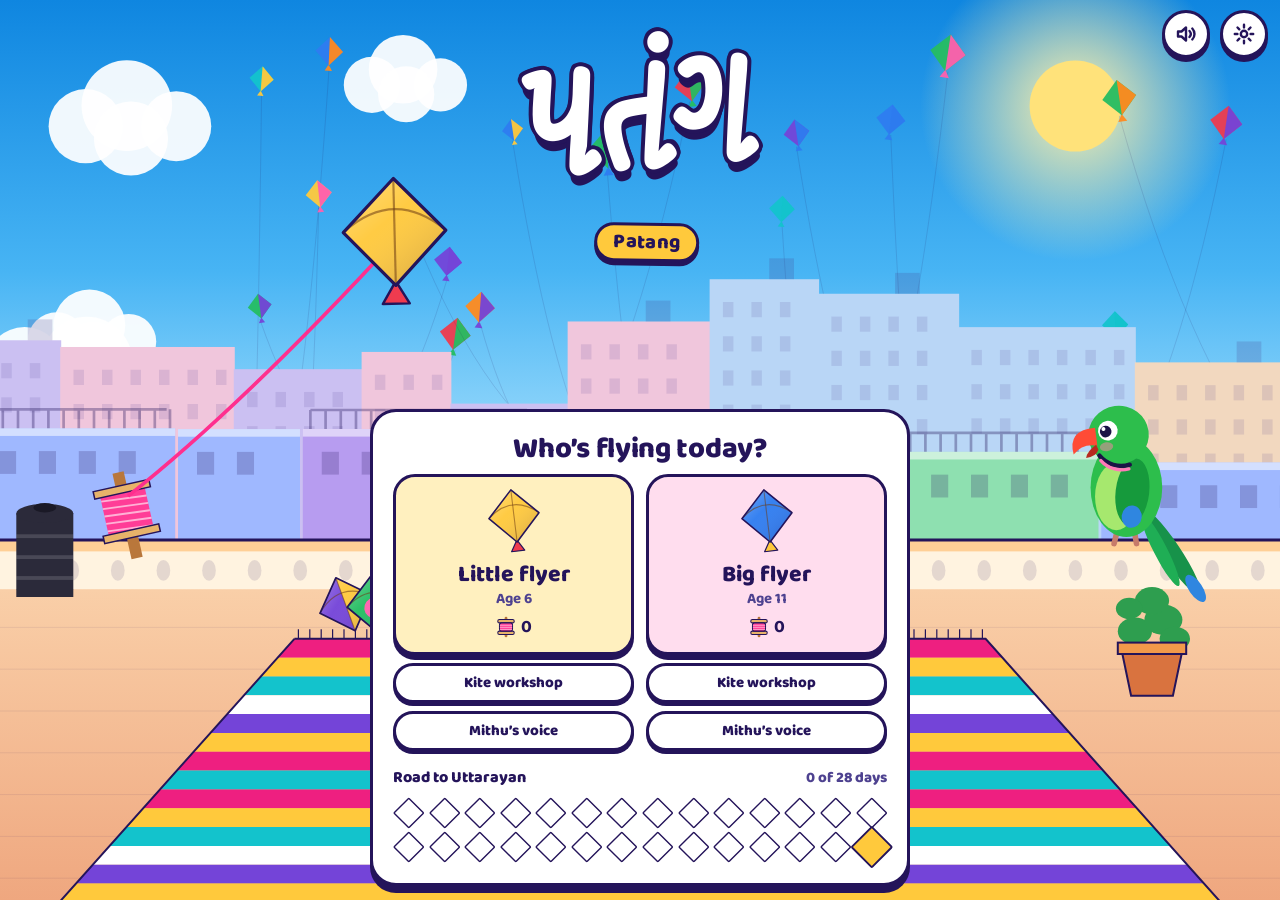
<file: v2/index.html>
<!doctype html>
<html lang="en">
<head>
<meta charset="utf-8">
<meta name="viewport" content="width=device-width, initial-scale=1, viewport-fit=cover">
<meta name="theme-color" content="#1592E6">
<title>Patang: Gujarati kite battles</title>
  <script type="module" crossorigin src="./assets/index-MD3bNiUQ.js"></script>
  <link rel="stylesheet" crossorigin href="./assets/index-Cfe5nQPA.css">
</head>
<body>
<div id="root"></div>
</body>
</html>
</file>
<file: v2/assets/index-Cfe5nQPA.css>
@font-face{font-family:"Baloo Bhai 2";font-style:normal;font-weight:600;font-display:swap;src:url(../fonts/baloo-bhai-2-600-gujarati.woff2)format("woff2");unicode-range:U+951-952,U+964-965,U+A80-AFF,U+200C-200D,U+20B9,U+25CC,U+A830-A839}@font-face{font-family:"Baloo Bhai 2";font-style:normal;font-weight:600;font-display:swap;src:url(../fonts/baloo-bhai-2-600-latin.woff2)format("woff2");unicode-range:U+??,U+131,U+152-153,U+2BB-2BC,U+2C6,U+2DA,U+2DC,U+304,U+308,U+329,U+2000-206F,U+20AC,U+2122,U+2191,U+2193,U+2212,U+2215,U+FEFF,U+FFFD}@font-face{font-family:"Baloo Bhai 2";font-style:normal;font-weight:700;font-display:swap;src:url(../fonts/baloo-bhai-2-700-gujarati.woff2)format("woff2");unicode-range:U+951-952,U+964-965,U+A80-AFF,U+200C-200D,U+20B9,U+25CC,U+A830-A839}@font-face{font-family:"Baloo Bhai 2";font-style:normal;font-weight:700;font-display:swap;src:url(../fonts/baloo-bhai-2-700-latin.woff2)format("woff2");unicode-range:U+??,U+131,U+152-153,U+2BB-2BC,U+2C6,U+2DA,U+2DC,U+304,U+308,U+329,U+2000-206F,U+20AC,U+2122,U+2191,U+2193,U+2212,U+2215,U+FEFF,U+FFFD}@font-face{font-family:"Baloo Bhai 2";font-style:normal;font-weight:800;font-display:swap;src:url(../fonts/baloo-bhai-2-800-gujarati.woff2)format("woff2");unicode-range:U+951-952,U+964-965,U+A80-AFF,U+200C-200D,U+20B9,U+25CC,U+A830-A839}@font-face{font-family:"Baloo Bhai 2";font-style:normal;font-weight:800;font-display:swap;src:url(../fonts/baloo-bhai-2-800-latin.woff2)format("woff2");unicode-range:U+??,U+131,U+152-153,U+2BB-2BC,U+2C6,U+2DA,U+2DC,U+304,U+308,U+329,U+2000-206F,U+20AC,U+2122,U+2191,U+2193,U+2212,U+2215,U+FEFF,U+FFFD}@font-face{font-family:Farsan;font-style:normal;font-weight:400;font-display:swap;src:url(../fonts/farsan-400-gujarati.woff2)format("woff2");unicode-range:U+951-952,U+964-965,U+A80-AFF,U+200C-200D,U+20B9,U+25CC,U+A830-A839}@font-face{font-family:Farsan;font-style:normal;font-weight:400;font-display:swap;src:url(../fonts/farsan-400-latin.woff2)format("woff2");unicode-range:U+??,U+131,U+152-153,U+2BB-2BC,U+2C6,U+2DA,U+2DC,U+304,U+308,U+329,U+2000-206F,U+20AC,U+2122,U+2191,U+2193,U+2212,U+2215,U+FEFF,U+FFFD}*{box-sizing:border-box}[hidden]{display:none!important}:root{--ink:#24145a;--ink-soft:#4e4290;--paper:#fff;--mist:#eef7ff;--lilac:#efeaff;--rani:#ee1f80;--kesari:#ff8a1f;--peelo:#ffc93c;--leelo:#1fb35c;--firozi:#12bfc9;--jaambli:#6d41d6;--st:env(safe-area-inset-top,0px);--sb:env(safe-area-inset-bottom,0px);--sl:env(safe-area-inset-left,0px);--sr:env(safe-area-inset-right,0px);--gu:"Baloo Bhai 2","Noto Sans Gujarati","Gujarati Sangam MN","Gujarati MT","Shruti",ui-rounded,system-ui,sans-serif;--show:"Farsan","Baloo Bhai 2","Noto Sans Gujarati","Gujarati Sangam MN",cursive}html,body{height:100%;color:var(--ink);font-family:var(--gu);-webkit-tap-highlight-color:transparent;touch-action:manipulation;-webkit-user-select:none;user-select:none;-webkit-font-smoothing:antialiased;overscroll-behavior:none;background:#1592e6;margin:0;font-weight:600;overflow:hidden}button{font:inherit;color:inherit}canvas#sky,canvas#fx{display:block;position:fixed;top:0;left:0}#sky{z-index:0}#fx{z-index:40;pointer-events:none}:focus-visible{outline:4px solid var(--kesari);outline-offset:3px}#hud{z-index:30;padding:calc(var(--st) + 10px) calc(var(--sr) + 12px) 0 calc(var(--sl) + 12px);pointer-events:none;align-items:center;gap:10px;display:flex;position:fixed;top:0;left:0;right:0}#hud>*{pointer-events:auto}#hud .grow{pointer-events:none;flex:1}.round{border:3px solid var(--ink);background:var(--paper);width:48px;height:48px;box-shadow:0 4px 0 var(--ink);cursor:pointer;border-radius:50%;flex:none;place-items:center;padding:0;transition:transform 70ms,box-shadow 70ms;display:grid}.round:active{box-shadow:0 1px 0 var(--ink);transform:translateY(3px)}.round svg{width:24px;height:24px}.pill{border:3px solid var(--ink);background:var(--paper);height:48px;box-shadow:0 4px 0 var(--ink);white-space:nowrap;border-radius:999px;align-items:center;gap:6px;padding:0 14px 0 8px;font-size:20px;font-weight:800;display:inline-flex}.pill svg{width:26px;height:26px}.pill.sm{height:40px;box-shadow:0 3px 0 var(--ink);font-size:18px}.pill.sm svg{width:22px;height:22px}#who canvas{width:28px;height:35px}.bump{animation:.35s bump}@keyframes bump{40%{transform:scale(1.2)}}#logo{z-index:5;left:50%;top:calc(var(--st) + 58px);text-align:center;pointer-events:none;transition:opacity .3s;position:fixed;transform:translate(-50%)rotate(-5deg)}#logo .g{font-family:var(--show);color:#fff;text-shadow:4px 0 var(--ink),-4px 0 var(--ink),0 4px var(--ink),0 -4px var(--ink),3px 3px var(--ink),-3px -3px var(--ink),3px -3px var(--ink),-3px 3px var(--ink),0 10px 0 var(--ink);font-size:clamp(88px,27vw,168px);line-height:.92}#logo .r{letter-spacing:.02em;background:var(--peelo);border:3px solid var(--ink);box-shadow:0 4px 0 var(--ink);border-radius:999px;margin-top:10px;padding:0 16px;font-size:20px;font-weight:800;display:inline-block;transform:rotate(6deg)}#dock{z-index:20;padding:0 calc(var(--sr) + 12px) calc(var(--sb) + 14px) calc(var(--sl) + 12px);pointer-events:none;justify-content:center;display:flex;position:fixed;bottom:0;left:0;right:0}#dock .card{pointer-events:auto}.card{width:100%;max-width:540px;max-height:calc(100vh - var(--st) - 96px);max-height:calc(100dvh - var(--st) - 96px);background:var(--paper);border:3px solid var(--ink);box-shadow:0 7px 0 var(--ink);-webkit-user-select:none;user-select:none;scrollbar-width:none;border-radius:26px;padding:16px;position:relative;overflow:auto}.card::-webkit-scrollbar{display:none}.card.in{animation:.42s cubic-bezier(.2,1.35,.35,1) both cardIn}@keyframes cardIn{0%{opacity:0;transform:translateY(70px)rotate(-2deg)}}.card.shake{animation:.45s shake}@keyframes shake{20%{transform:translate(-9px)}40%{transform:translate(8px)}60%{transform:translate(-5px)}80%{transform:translate(3px)}}.say{letter-spacing:-.01em;margin:2px 0 8px;font-size:clamp(23px,6.2vw,29px);font-weight:800;line-height:1.08}.center{text-align:center}.sub{color:var(--ink-soft);font-size:15px;font-weight:700;line-height:1.25}.headrow{justify-content:space-between;align-items:center;gap:10px;margin-bottom:8px;display:flex}.headrow .say{margin:0}.roman{color:var(--ink-soft);font-size:18px;font-weight:700;line-height:1.15}.roman.lg{font-size:22px}.en{color:var(--ink-soft);margin-top:2px;font-size:16px;font-weight:600;line-height:1.2}.gu{font-family:var(--gu)}.tip{color:var(--ink-soft);margin:10px 2px 0;font-size:17px;font-weight:700;line-height:1.25}.btn{border:3px solid var(--ink);background:var(--peelo);min-height:56px;box-shadow:0 5px 0 var(--ink);cursor:pointer;text-align:center;border-radius:999px;justify-content:center;align-items:center;gap:8px;padding:6px 20px;font-size:21px;font-weight:800;line-height:1.05;transition:transform 70ms,box-shadow 70ms;display:inline-flex}.btn:active{box-shadow:0 1px 0 var(--ink);transform:translateY(4px)}.btn.rani{background:var(--rani);color:#fff}.btn.leelo{background:var(--leelo);color:#fff}.btn.white{background:var(--paper)}.btn.sm{min-height:44px;box-shadow:0 4px 0 var(--ink);padding:4px 14px;font-size:17px}.btn.block{width:100%}.btn svg{flex:none;width:24px;height:24px}.btn[disabled]{opacity:.45;pointer-events:none}.stack{gap:12px;margin-top:14px;display:grid}.pips{gap:7px;margin:0 0 10px 2px;display:flex}.pips i{border:2.5px solid var(--ink);background:var(--paper);border-radius:2px;width:13px;height:13px;transform:rotate(45deg)}.pips i.on{background:var(--rani)}.pips i.now{background:var(--peelo)}.word,.ask,.mission{background:var(--mist);border:3px solid var(--ink);border-radius:20px;align-items:center;gap:12px;padding:10px 12px;display:flex}.word .txt,.ask .txt,.mission .txt{flex:1;min-width:0}.big-gu{overflow-wrap:anywhere;font-size:clamp(34px,10vw,46px);font-weight:800;line-height:1.08}.mid-gu{font-size:clamp(26px,7.4vw,34px);font-weight:800;line-height:1.1}.pic{text-align:center;place-items:center;min-width:64px;font-size:56px;line-height:1;display:grid}.pic canvas{width:64px;height:80px}.pic svg{width:60px;height:60px}.pic.huge{margin:2px 0 4px;font-size:clamp(76px,23vw,108px)}.pic.huge canvas{width:96px;height:120px}.pic.huge svg{width:96px;height:96px}.count{grid-template-columns:repeat(5,auto);gap:0 2px;font-size:.42em;line-height:1.1;display:inline-grid}.hear{border:3px solid var(--ink);background:var(--firozi);width:62px;height:62px;box-shadow:0 4px 0 var(--ink);cursor:pointer;border-radius:50%;flex:none;place-items:center;padding:0;transition:transform 70ms,box-shadow 70ms;display:grid}.hear:active{box-shadow:0 1px 0 var(--ink);transform:translateY(3px)}.hear svg{width:30px;height:30px}.hear.sm{width:46px;height:46px}.hear.sm svg{width:22px;height:22px}.tag{color:#fff;background:var(--jaambli);border-radius:999px;margin-bottom:2px;padding:0 10px;font-size:14px;font-weight:800;display:inline-block}.answer{flex-wrap:wrap;justify-content:center;align-items:center;gap:10px;margin:2px 0 0;display:flex}.answer .gu{font-size:32px;font-weight:800;line-height:1.1}.vs{align-items:center;gap:8px;margin-bottom:6px;font-size:18px;display:flex}.vs canvas{width:28px;height:35px}.vs b{font-weight:800}.peek{text-align:center;margin:-2px 0 6px}.peek .gu{font-size:34px;font-weight:800}.row{align-items:center;gap:10px;display:flex}.row.center{justify-content:center}.timer{border:3px solid var(--ink);background:#fff;border-radius:999px;height:14px;margin-bottom:10px;overflow:hidden}.timer i{background:linear-gradient(90deg,var(--rani),var(--kesari));width:100%;height:100%;transition:width .1s linear;display:block}.q{font-size:clamp(27px,7.6vw,35px);font-weight:800;line-height:1.08}.qg{color:var(--ink-soft);font-size:19px;font-weight:700}.scene{text-align:center;margin:8px 0 0;font-size:clamp(46px,13vw,64px);line-height:1.15}.hintrow{flex-wrap:wrap;justify-content:center;align-items:center;gap:12px;min-height:44px;margin-top:8px;display:flex}.cardtop{justify-content:space-between;align-items:center;gap:8px;margin-bottom:8px;display:flex}.cardtop .vs,.cardtop .pips{margin:0}.row2{justify-content:center;align-items:center;gap:14px;margin-top:8px;display:flex}.row2 .scene{margin:0;font-size:clamp(40px,11vw,54px)}.row2 .hintrow{margin:0}.streak{color:#fff;background:var(--kesari);border-radius:999px;margin-top:4px;padding:1px 10px;font-size:15px;font-weight:800;display:inline-block}.hint-text{color:var(--rani);font-size:23px;font-weight:800}.judge{background:var(--lilac);border-top:3px dashed #24145a61;border-radius:0 0 23px 23px;margin:14px -16px -16px;padding:10px 14px 14px}.jq{color:var(--ink-soft);align-items:center;gap:6px;margin-bottom:8px;font-size:15px;font-weight:800;line-height:1.15;display:flex}.jq svg{flex:none;width:18px;height:18px}.jb{grid-template-columns:1fr 1.45fr;gap:10px;display:grid}.key{font:inherit;color:var(--ink-soft);cursor:pointer;white-space:nowrap;background:0 0;border:0;margin-left:auto;padding:2px 0 2px 8px;font-size:14px;font-weight:800;text-decoration:underline}.keyt{background:#fff;border:2px solid #24145a40;border-radius:12px;margin:-2px 0 10px;padding:6px 10px;font-size:16px;line-height:1.3}.keyt .gu{font-size:20px;font-weight:800}.shout{font-family:var(--show);text-align:center;color:var(--rani);font-size:clamp(40px,12vw,58px);line-height:1}.pullwrap{place-items:center;padding:16px 0 8px;display:grid}.pullbtn{border:4px solid var(--ink);background:var(--rani);color:#fff;width:170px;height:170px;box-shadow:0 8px 0 var(--ink);cursor:pointer;touch-action:none;border-radius:50%;align-content:center;place-items:center;gap:2px;padding:0;transition:transform 60ms,box-shadow 60ms;display:grid;position:relative}.pullbtn:active{box-shadow:0 2px 0 var(--ink);transform:translateY(6px)}.pullbtn .g{font-size:44px;font-weight:800;line-height:1}.pullbtn .t{opacity:.92;font-size:16px;font-weight:800}.pullbtn svg.ring{pointer-events:none;width:calc(100% + 32px);height:calc(100% + 32px);position:absolute;top:-16px;left:-16px;overflow:visible;transform:rotate(-90deg)}.ring .bg{fill:none;stroke:#24145a26;stroke-width:7px}.ring .fg{fill:none;stroke:var(--peelo);stroke-width:7px;stroke-linecap:round;stroke-dasharray:289;stroke-dashoffset:289px;transition:stroke-dashoffset 80ms}.result{align-items:center;gap:14px;margin-bottom:12px;display:flex}.result canvas{flex:none;width:56px;height:70px}.gain{align-items:center;gap:6px;font-size:24px;font-weight:800;display:inline-flex}.gain svg{width:28px;height:28px}.wow{font-family:var(--show);color:var(--rani);font-size:clamp(64px,19vw,96px);line-height:.9}.stats{grid-template-columns:repeat(3,1fr);gap:8px;margin:8px 0 2px;display:grid}.stat{background:var(--mist);border:3px solid var(--ink);text-align:center;border-radius:18px;padding:8px 6px}.stat .sv{justify-content:center;align-items:center;gap:4px;font-size:28px;font-weight:800;line-height:1;display:flex}.stat .sv svg{width:24px;height:24px}.stat .sl{color:var(--ink-soft);margin-top:2px;font-size:14px;font-weight:700;line-height:1.15}.kites{flex-wrap:wrap;justify-content:center;gap:2px;margin-top:4px;display:flex}.kites canvas{width:20px;height:25px}.flyers{grid-template-columns:1fr 1fr;gap:12px;display:grid}.flyer{flex-direction:column;gap:8px;display:flex}.flyer-main{border:3px solid var(--ink);box-shadow:0 5px 0 var(--ink);text-align:center;cursor:pointer;border-radius:22px;flex-direction:column;align-items:center;gap:0;padding:8px 6px 10px;transition:transform 70ms,box-shadow 70ms;display:flex}.flyer-main:active{box-shadow:0 1px 0 var(--ink);transform:translateY(4px)}.flyer.little .flyer-main{background:#fff0bf}.flyer.big .flyer-main{background:#fde}.flyer-main canvas{width:62px;height:78px}.flyer .n{font-size:23px;font-weight:800;line-height:1.05}.flyer .a{color:var(--ink-soft);font-size:15px;font-weight:700}.flyer .s{align-items:center;gap:4px;margin-top:2px;font-size:18px;font-weight:800;display:inline-flex}.flyer .s svg{width:22px;height:22px}.mini{font:inherit;border:3px solid var(--ink);cursor:pointer;min-height:40px;box-shadow:0 3px 0 var(--ink);background:#fff;border-radius:999px;font-size:15px;font-weight:800}.mini:active{box-shadow:0 1px 0 var(--ink);transform:translateY(2px)}.road{margin-top:14px}.road .lab{justify-content:space-between;align-items:baseline;font-size:16px;font-weight:800;display:flex}.road .lab span:last-child{color:var(--ink-soft);font-size:15px}.road .track{grid-template-columns:repeat(14,1fr);gap:3px 4px;margin-top:6px;display:grid}.road .track i{aspect-ratio:1;border:2.5px solid var(--ink);background:#fff;border-radius:2px;transform:rotate(45deg)scale(.7)}.road .track i.on{background:var(--rani)}.road .track i.goal{background:var(--peelo);transform:rotate(45deg)scale(.95)}.road .track i.pop{animation:.9s cubic-bezier(.2,1.8,.4,1) .4s both pop}@keyframes pop{0%{background:#fff;transform:rotate(45deg)scale(.2)}to{transform:rotate(45deg)scale(.7)}}.preview{background:var(--mist);border:3px solid var(--ink);border-radius:20px;align-items:center;gap:14px;margin-bottom:10px;padding:8px 14px;display:flex}.preview canvas{flex:none;width:84px;height:105px}.pname .gu{font-size:30px;font-weight:800;line-height:1.05;display:block}.designs{scrollbar-width:none;gap:10px;margin:0 -4px;padding:4px 4px 12px;display:flex;overflow-x:auto}.designs::-webkit-scrollbar{display:none}.design{border:3px solid var(--ink);text-align:center;cursor:pointer;width:84px;box-shadow:0 3px 0 var(--ink);background:#fff;border-radius:18px;flex-direction:column;flex:none;align-items:center;padding:6px 4px;display:flex}.design canvas{width:46px;height:58px}.design.sel{outline:4px solid var(--rani);outline-offset:1px;background:#fff0bf}.design .dn{font-size:17px;font-weight:800;line-height:1.1}.design .dc{color:var(--ink-soft);align-items:center;gap:2px;font-size:13px;font-weight:800;display:inline-flex}.design .dc svg{width:16px;height:16px}.design.locked canvas{opacity:.45}.clabel{color:var(--ink-soft);margin:4px 0 6px;font-size:15px;font-weight:800}.colors{flex-wrap:wrap;gap:9px;margin-bottom:10px;display:flex}.color{border:3px solid var(--ink);cursor:pointer;border-radius:50%;width:42px;height:42px;padding:0}.color.sel{box-shadow:0 0 0 4px #fff,0 0 0 7px var(--ink)}.opts{grid-template-columns:1fr 1fr;gap:10px;margin:12px 0;display:grid}.opts .btn{font-size:26px}.dots{justify-content:center;gap:14px;margin:4px 0 14px;display:flex}.dots i{border:3px solid var(--ink);background:#fff;border-radius:50%;width:18px;height:18px}.dots i.on{background:var(--ink)}.pad{grid-template-columns:repeat(3,1fr);gap:10px;max-width:320px;margin:0 auto;display:grid}.pad .btn{min-height:58px;padding:0;font-size:26px}.linkbtn{font:inherit;color:var(--ink-soft);cursor:pointer;background:0 0;border:0;margin:14px auto 0;padding:6px;font-size:16px;font-weight:800;text-decoration:underline;display:block}.microw{justify-content:center;align-items:center;gap:12px;margin:12px 0 2px;display:flex}.mic{border:3px solid var(--ink);background:var(--rani);width:76px;height:76px;box-shadow:0 5px 0 var(--ink);cursor:pointer;--lv:0;border-radius:50%;flex:none;place-items:center;padding:0;transition:transform 70ms,box-shadow 70ms,background .15s;display:grid;position:relative}.mic:active{box-shadow:0 1px 0 var(--ink);transform:translateY(4px)}.mic svg{width:34px;height:34px}.mic:before{content:"";border:5px solid var(--peelo);opacity:0;transform:scale(calc(1 + var(--lv) * .35));pointer-events:none;border-radius:50%;transition:transform 60ms,opacity .15s;position:absolute;inset:-9px}.mic.on{background:var(--leelo)}.mic.on:before{opacity:1}.mic.sm{width:46px;height:46px;box-shadow:0 3px 0 var(--ink)}.mic.sm svg{width:22px;height:22px}.mic.sm:before{border-width:4px;inset:-6px}.miclab{color:var(--ink-soft);max-width:210px;font-size:17px;font-weight:800;line-height:1.2}.round.sm{width:40px;height:40px;box-shadow:0 3px 0 var(--ink)}.round.sm svg{width:18px;height:18px}.pill canvas{width:22px;height:28px}.microw.have{flex-wrap:wrap;gap:10px}.microw .linkbtn{margin:0;padding:6px 4px;display:inline}.vtick{background:var(--leelo);color:#fff;border:3px solid var(--ink);border-radius:50%;flex:none;place-items:center;width:40px;height:40px;font-size:22px;font-weight:800;line-height:1;display:grid}.choice{grid-template-columns:1fr 1fr;gap:8px;margin:0 0 12px;display:grid}.choice .btn{min-height:46px;padding:4px 8px;font-size:17px}.updatebtn{z-index:50;left:50%;top:calc(var(--st) + 68px);white-space:nowrap;min-height:46px;font-size:17px;position:fixed;transform:translate(-50%)}.timerrow{align-items:center;gap:10px;margin:0 0 10px;display:flex}.timerrow .timer{flex:1;margin:0}.timer.hurry i{background:var(--rani)}.tcount{color:var(--rani);text-align:right;white-space:nowrap;min-width:1.2em;font-size:22px;font-weight:800;line-height:1}.tcount:empty{display:none}.cheer{margin-top:6px}.cheer .gu{color:var(--leelo);font-size:22px;font-weight:800;line-height:1.15}.cheer .roman{font-size:16px}.cheer .en{font-size:14px}.rtbar{border:3px solid var(--ink);background:#fff;border-radius:999px;height:12px;margin:6px 0 10px;overflow:hidden}.rtbar i{background:var(--leelo);width:0;height:100%;transition:width .3s;display:block}.mic.off{background:#b7b0d8}.mic.off svg{opacity:.85}.flyer .btn.rec{min-height:48px;box-shadow:0 4px 0 var(--ink);gap:6px;padding:4px 10px;font-size:17px}.flyer .btn.rec svg{width:22px;height:22px}.vlist li{gap:8px;padding:6px 8px 6px 12px}.vlist li.sel{border-color:var(--rani);box-shadow:0 0 0 2px var(--rani);background:#fff0f6}.vpick{text-align:left;cursor:pointer;min-width:0;font:inherit;color:inherit;background:0 0;border:0;flex-direction:column;flex:1;align-items:flex-start;margin:0;padding:2px 0;display:flex}.vpick .gu{font-size:23px;font-weight:800;line-height:1.15}.vpick .r{color:var(--ink-soft);font-size:16px;font-weight:700;line-height:1.2}.vpick .r b{color:var(--leelo)}.done{color:var(--leelo);justify-content:center;align-items:center;gap:10px;margin:12px 0 0;font-size:19px;font-weight:800;display:flex}.set{border-top:2px dashed #24145a40;padding:12px 0}.set .sl{color:var(--ink-soft);margin-bottom:6px;font-size:15px;font-weight:800}.set .sv2{font-size:17px;font-weight:700;line-height:1.25}.set .note{margin:0;font-size:16px;font-weight:600;line-height:1.35}.weeks{grid-template-columns:1fr 1fr;gap:8px;display:grid}.wk{border:3px solid var(--ink);text-align:left;cursor:pointer;background:#fff;border-radius:16px;padding:6px 10px;line-height:1.15}.wk b{font-size:17px;display:block}.wk span{color:var(--ink-soft);font-size:14px;font-weight:700}.wk.sel{outline:3px solid var(--rani);background:#fff0bf}.set.row{justify-content:space-between;align-items:center;gap:10px;display:flex}.howto{color:var(--ink-soft);margin:4px 0 12px;padding-left:22px;font-size:16px;font-weight:700;line-height:1.35}.sheets{gap:8px;display:grid}.sheet{text-align:left;border:3px solid var(--ink);cursor:pointer;box-shadow:0 3px 0 var(--ink);background:#fff;border-radius:16px;align-items:center;gap:12px;padding:8px 12px;display:flex}.sheet:active{box-shadow:0 1px 0 var(--ink);transform:translateY(2px)}.sheet .sn{background:var(--peelo);border:2.5px solid var(--ink);border-radius:50%;flex:none;place-items:center;width:34px;height:34px;font-size:17px;font-weight:800;display:grid}.sheet .st{flex-direction:column;flex:1;line-height:1.15;display:flex}.sheet .st b{font-size:17px}.sheet .st span{color:var(--ink-soft);font-size:14px;font-weight:700}.sheet.full .sn{background:var(--leelo);color:#fff}.sheetname{margin:-2px 0 0;font-size:18px;font-weight:800}.prompter{gap:8px;margin:10px 0 0;padding:0;list-style:none;display:grid}.prompter li{background:var(--mist);border:2.5px solid #24145a38;border-radius:16px;align-items:center;gap:12px;padding:8px 10px 8px 6px;display:flex}.prompter li.has{border-color:var(--leelo)}.prompter .n{width:30px;color:var(--ink-soft);text-align:right;flex:none;font-size:20px;font-weight:800}.prompter .w{flex-direction:column;flex:1;min-width:0;display:flex}.prompter .w .gu{font-size:27px;font-weight:800;line-height:1.15}.prompter .w .r{color:var(--ink-soft);font-size:18px;font-weight:700;line-height:1.2}.bubble{z-index:25;background:var(--paper);border:3px solid var(--ink);max-width:240px;box-shadow:0 4px 0 var(--ink);pointer-events:none;opacity:0;--tail:70%;border-radius:20px;padding:7px 14px 8px;transition:opacity .2s;position:fixed;top:0;left:0}.bubble.on{opacity:1}.bubble .g{font-size:25px;font-weight:800;line-height:1.1}.bubble .r{color:var(--ink-soft);font-size:15px;font-weight:700}.bubble:before,.bubble:after{content:"";left:var(--tail);border:11px solid #0000;width:0;height:0;position:absolute}.bubble.down:before{border-top-color:var(--ink);bottom:-22px}.bubble.down:after{border-top-color:#fff;bottom:-16px}.bubble.up:before{border-bottom-color:var(--ink);top:-22px}.bubble.up:after{border-bottom-color:#fff;top:-16px}#burst{z-index:45;pointer-events:none;text-align:center;opacity:0;position:fixed;top:33%;left:50%;transform:translate(-50%,-50%)}#burst .g{font-family:var(--show);color:var(--peelo);white-space:nowrap;text-shadow:4px 0 var(--ink),-4px 0 var(--ink),0 4px var(--ink),0 -4px var(--ink),3px 3px var(--ink),-3px -3px var(--ink),3px -3px var(--ink),-3px 3px var(--ink),0 10px 0 var(--ink);font-size:clamp(60px,17vw,124px);line-height:1;display:block}#burst .r{background:var(--ink);color:#fff;border-radius:999px;margin-top:8px;padding:2px 16px;font-size:22px;font-weight:800;display:inline-block}#burst.go{animation:1.7s cubic-bezier(.2,1.5,.35,1) both burst}@keyframes burst{0%{opacity:0;transform:translate(-50%,-50%)scale(.2)rotate(-14deg)}22%{opacity:1;transform:translate(-50%,-50%)scale(1.12)rotate(4deg)}40%{transform:translate(-50%,-50%)scale(1)rotate(-2deg)}78%{opacity:1;transform:translate(-50%,-52%)scale(1)rotate(0)}to{opacity:0;transform:translate(-50%,-64%)scale(.94)}}#toast{z-index:35;left:50%;top:calc(var(--st) + 72px);opacity:0;background:var(--ink);color:#fff;pointer-events:none;white-space:nowrap;border-radius:999px;padding:7px 18px 8px;font-size:18px;font-weight:800;transition:opacity .25s,transform .25s;position:fixed;transform:translate(-50%,-16px)}#toast.on{opacity:1;transform:translate(-50%)}.fly{z-index:41;pointer-events:none;will-change:transform;width:26px;height:26px;position:fixed;top:0;left:0}.fly svg{width:26px;height:26px}@media (width>=700px){.card{padding:20px}.judge{margin:16px -20px -20px}}@media (prefers-reduced-motion:reduce){.card.in,.card.shake,.road .track i.pop,.bump{animation:none}#burst.go{animation:1.4s both burstR}@keyframes burstR{0%,to{opacity:0}15%,80%{opacity:1}}}
</file>
